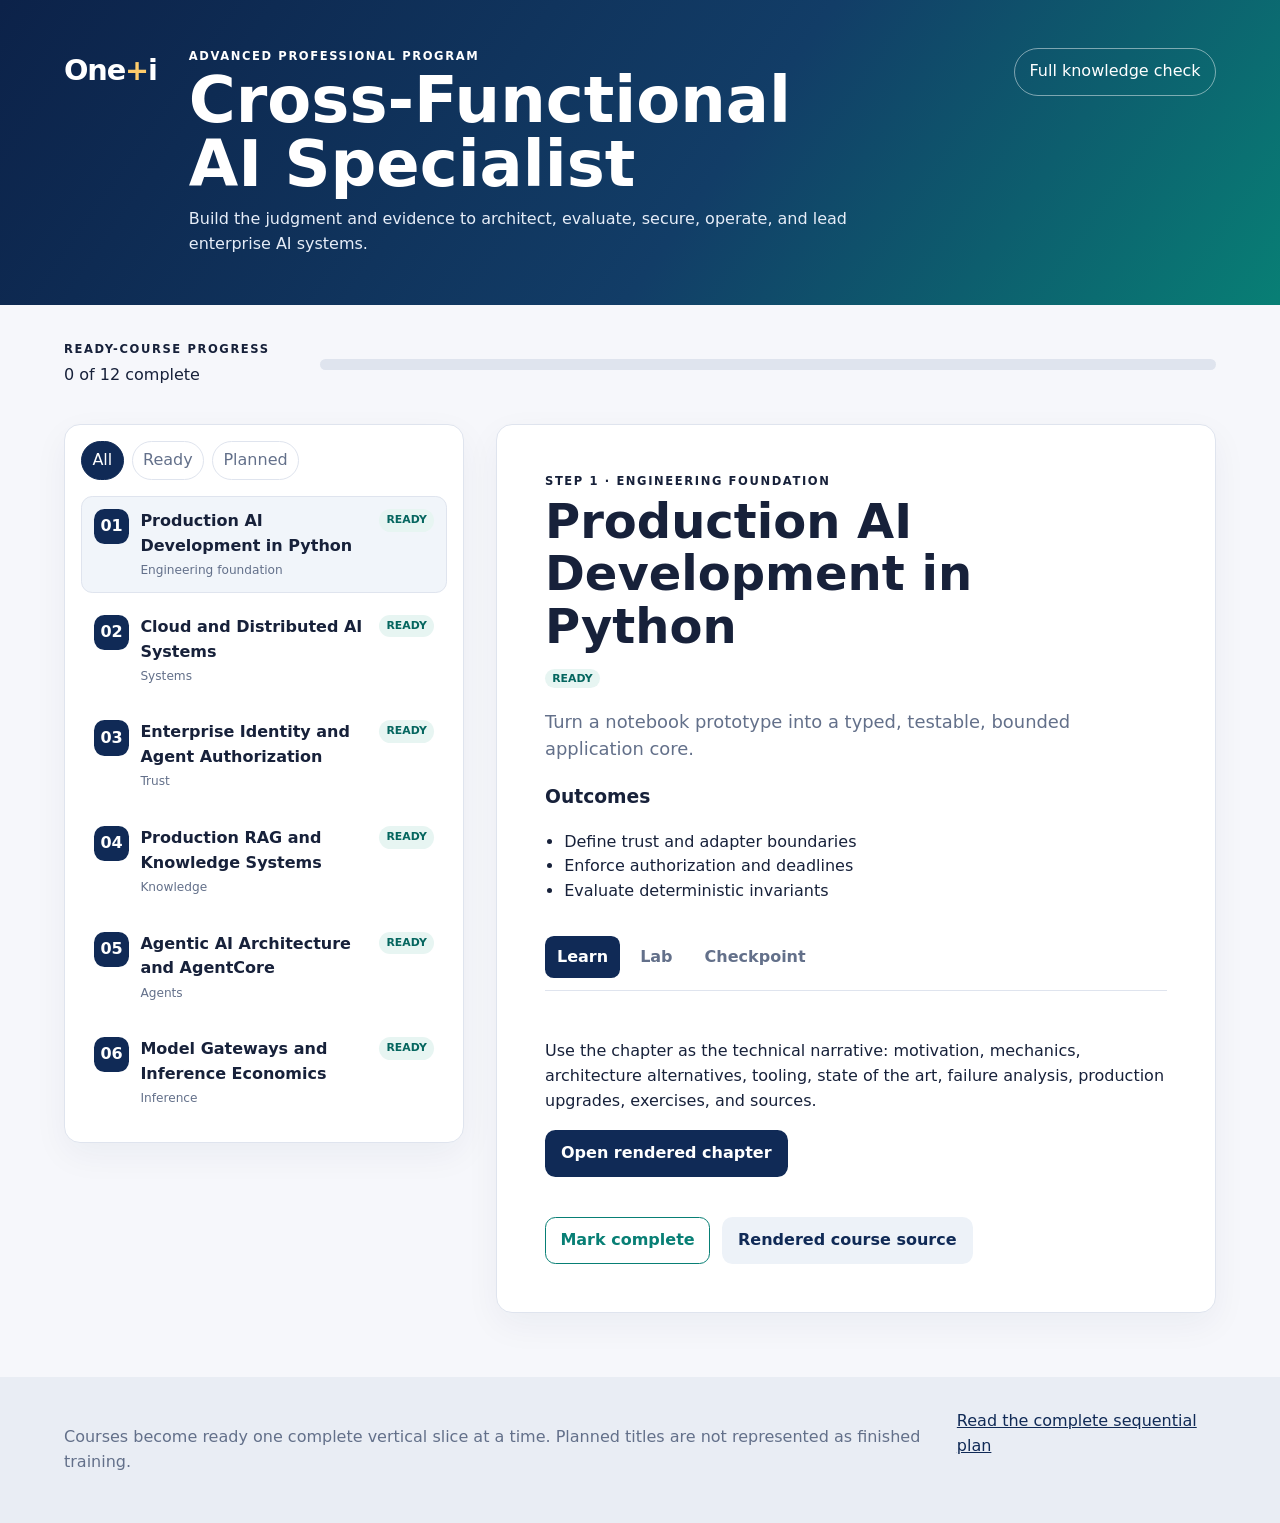
<file: index.html>
<!doctype html>
<html lang="en">
  <head>
    <meta charset="utf-8" />
    <meta name="viewport" content="width=device-width, initial-scale=1" />
    <meta http-equiv="refresh" content="0; url=hub/" />
    <title>Cross-Functional AI Specialist</title>
    <meta
      name="description"
      content="Advanced, executable training for cross-functional AI specialists."
    />
    <script>
      window.location.replace("hub/");
    </script>
  </head>
  <body>
    <main>
      <h1>Cross-Functional AI Specialist</h1>
      <p><a href="hub/">Open the Learning Hub</a></p>
    </main>
  </body>
</html>
</file>
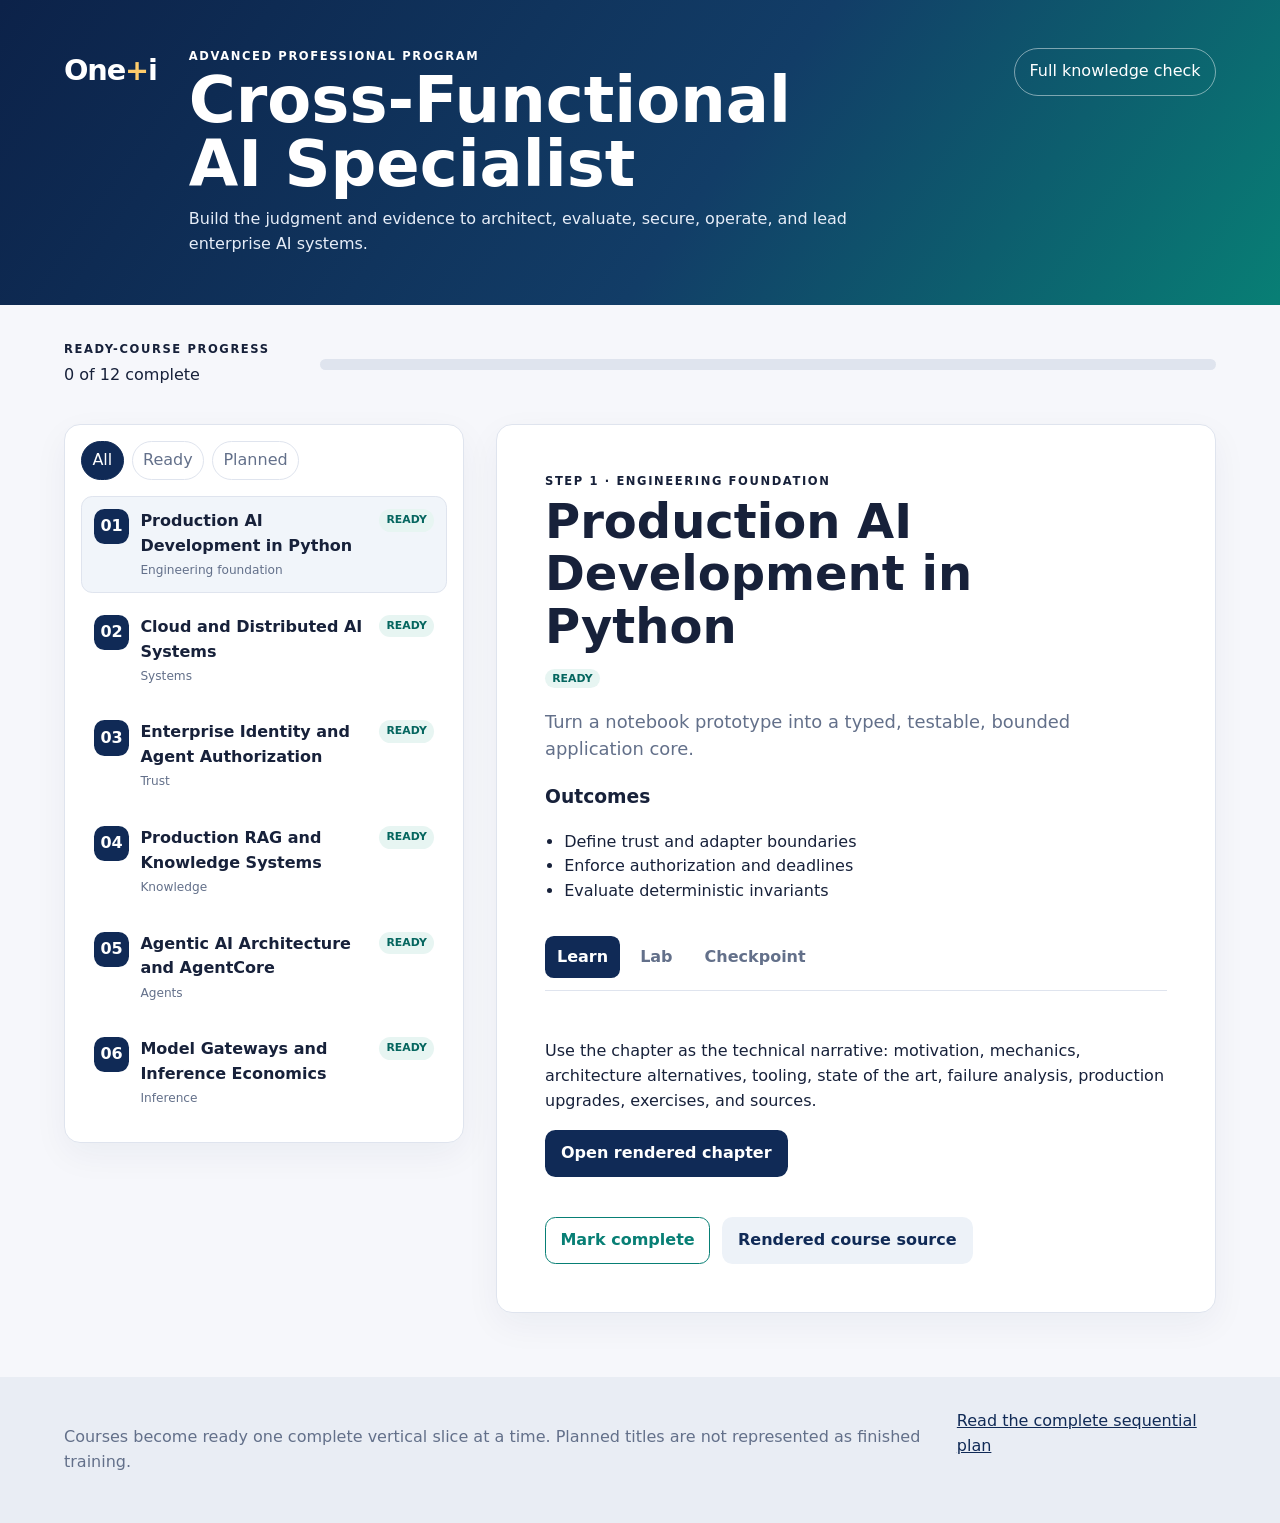
<file: hub/index.html>
<!doctype html>
<html lang="en">
  <head>
    <meta charset="utf-8" />
    <meta name="viewport" content="width=device-width, initial-scale=1" />
    <meta name="description" content="Advanced Cross-Functional AI Specialist Learning Hub" />
    <title>Cross-Functional AI Specialist Learning Hub</title>
    <link rel="stylesheet" href="styles.css" />
  </head>
  <body>
    <header class="masthead">
      <a class="brand" href="https://oneplusi.io" aria-label="Visit One plus i">One<span>+</span>i</a>
      <div>
        <p class="eyebrow">Advanced professional program</p>
        <h1>Cross-Functional AI Specialist</h1>
        <p class="lede">Build the judgment and evidence to architect, evaluate, secure, operate, and lead enterprise AI systems.</p>
      </div>
      <a class="quiz-link" href="../quiz/index.html">Full knowledge check</a>
    </header>

    <main>
      <section class="progress-panel" aria-labelledby="progress-title">
        <div>
          <p class="eyebrow" id="progress-title">Ready-course progress</p>
          <p id="progress-copy">0 of 1 complete</p>
        </div>
        <div class="progress-track" role="progressbar" aria-valuemin="0" aria-valuemax="100" aria-valuenow="0">
          <span id="progress-bar"></span>
        </div>
      </section>

      <section class="workspace">
        <aside aria-label="Course roadmap">
          <div class="filters" role="group" aria-label="Filter courses">
            <button class="filter active" data-filter="all">All</button>
            <button class="filter" data-filter="ready">Ready</button>
            <button class="filter" data-filter="planned">Planned</button>
          </div>
          <ol id="lesson-list" class="lesson-list"></ol>
        </aside>

        <article id="lesson-detail" class="lesson-detail" aria-live="polite">
          <p>Loading curriculum…</p>
        </article>
      </section>
    </main>

    <footer>
      <p>Courses become ready one complete vertical slice at a time. Planned titles are not represented as finished training.</p>
      <a href="https://github.com/mahsa-teimourikia/cross-functional-ai-specialist/blob/main/COURSE_PLAN.md" target="_blank" rel="noopener noreferrer">Read the complete sequential plan</a>
    </footer>
    <script src="app.js?v=rendered-previews"></script>
  </body>
</html>
</file>
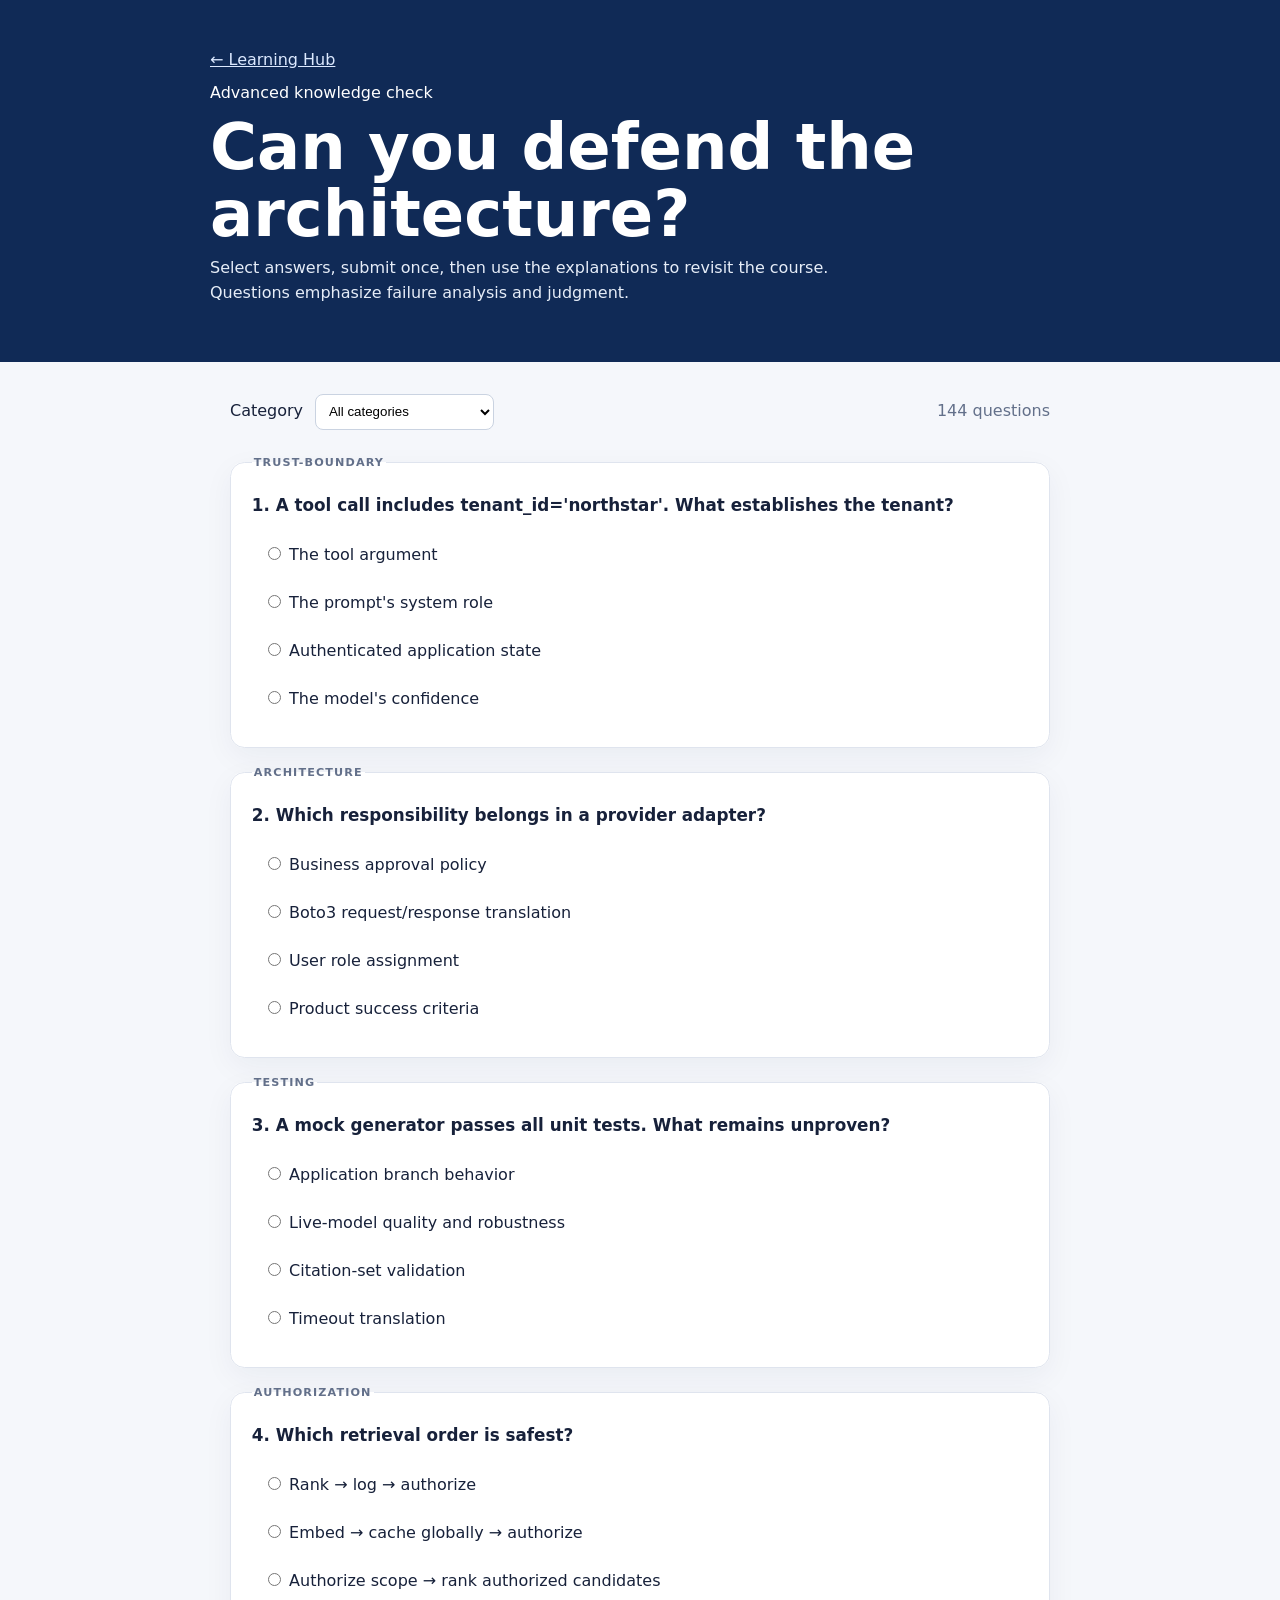
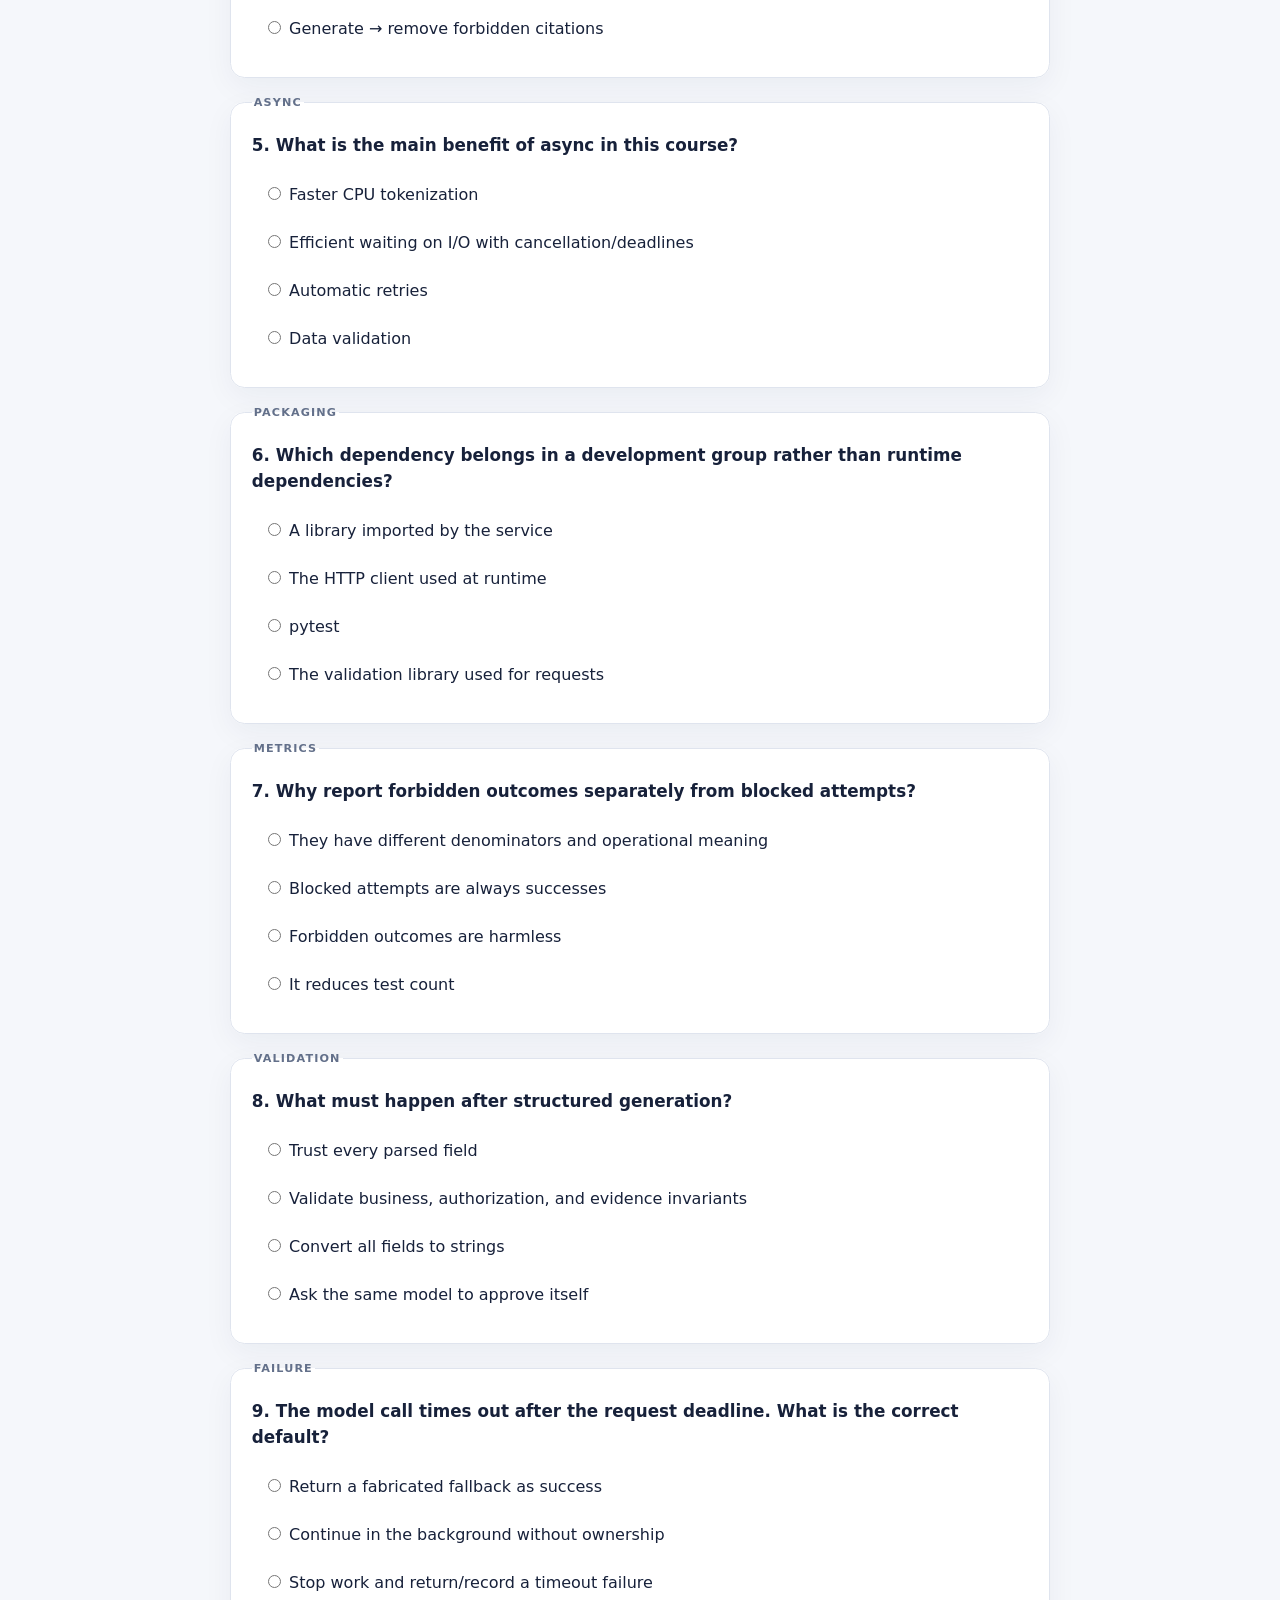
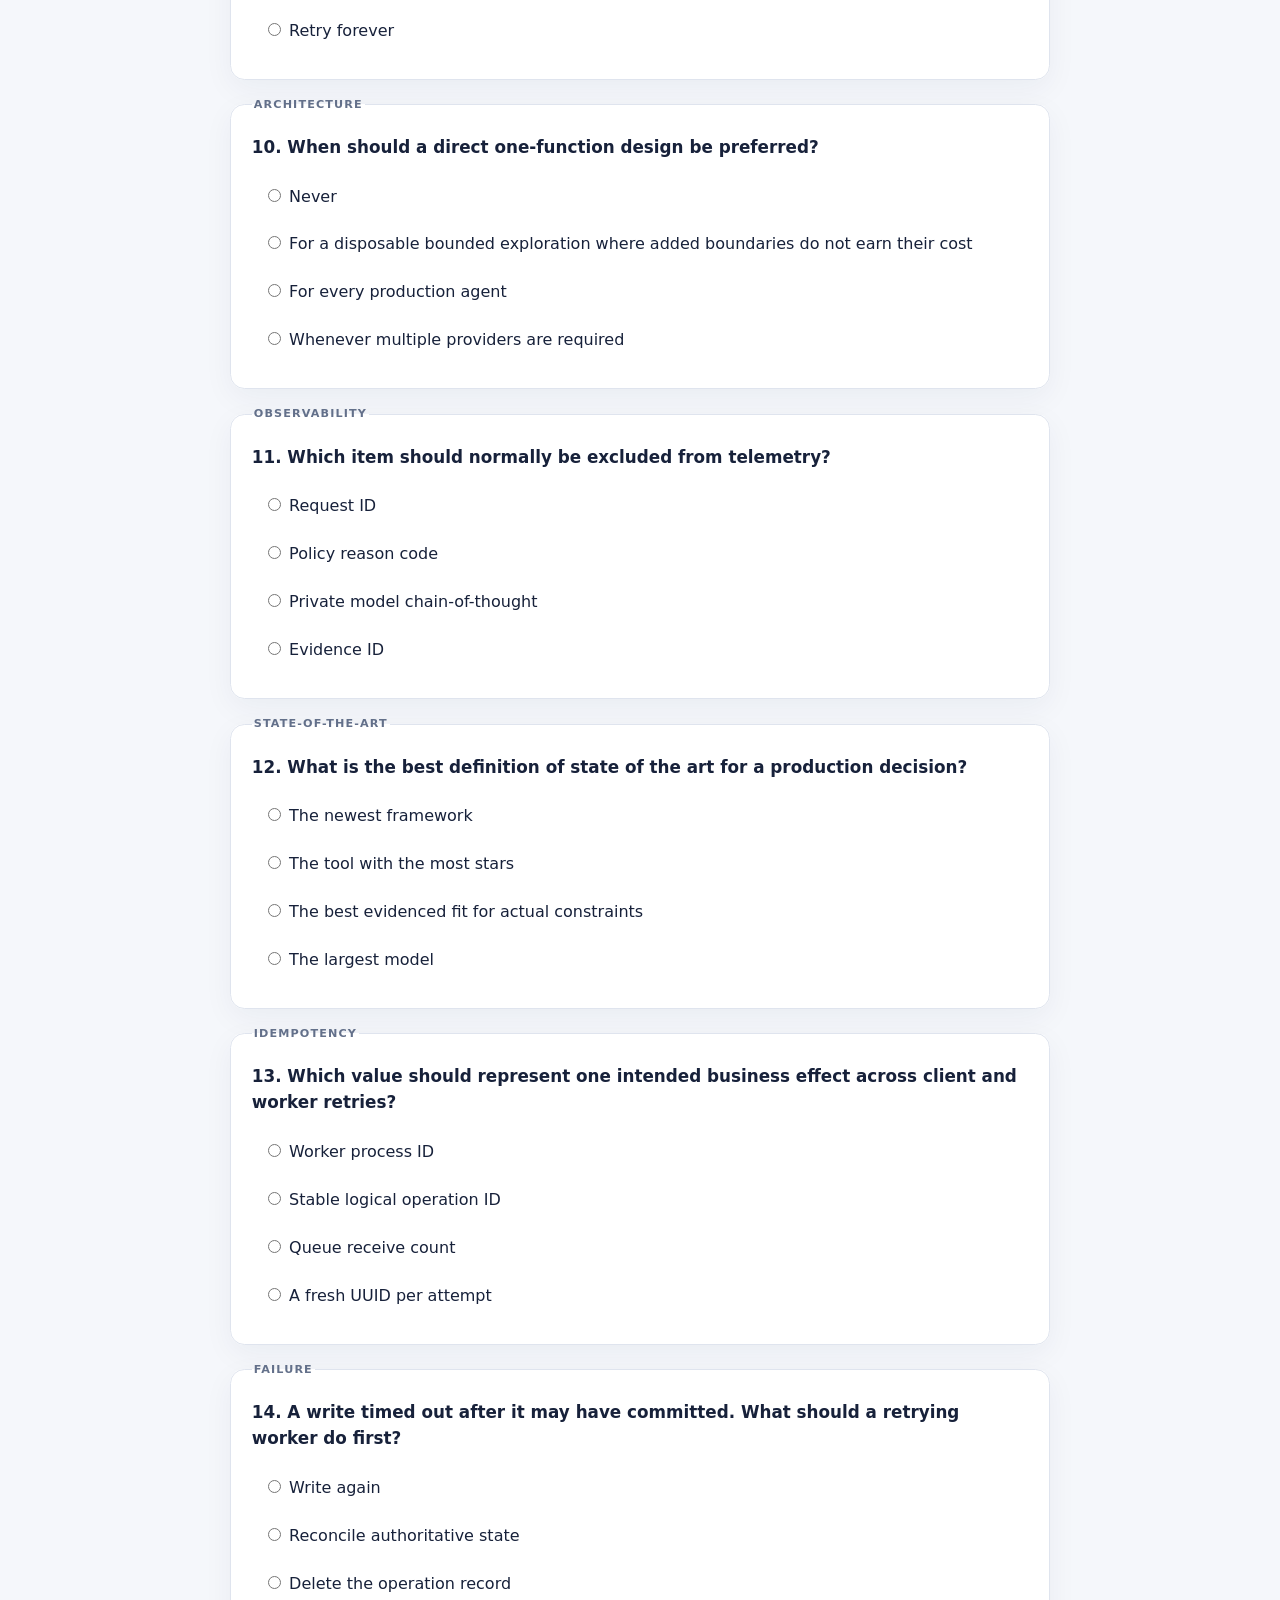
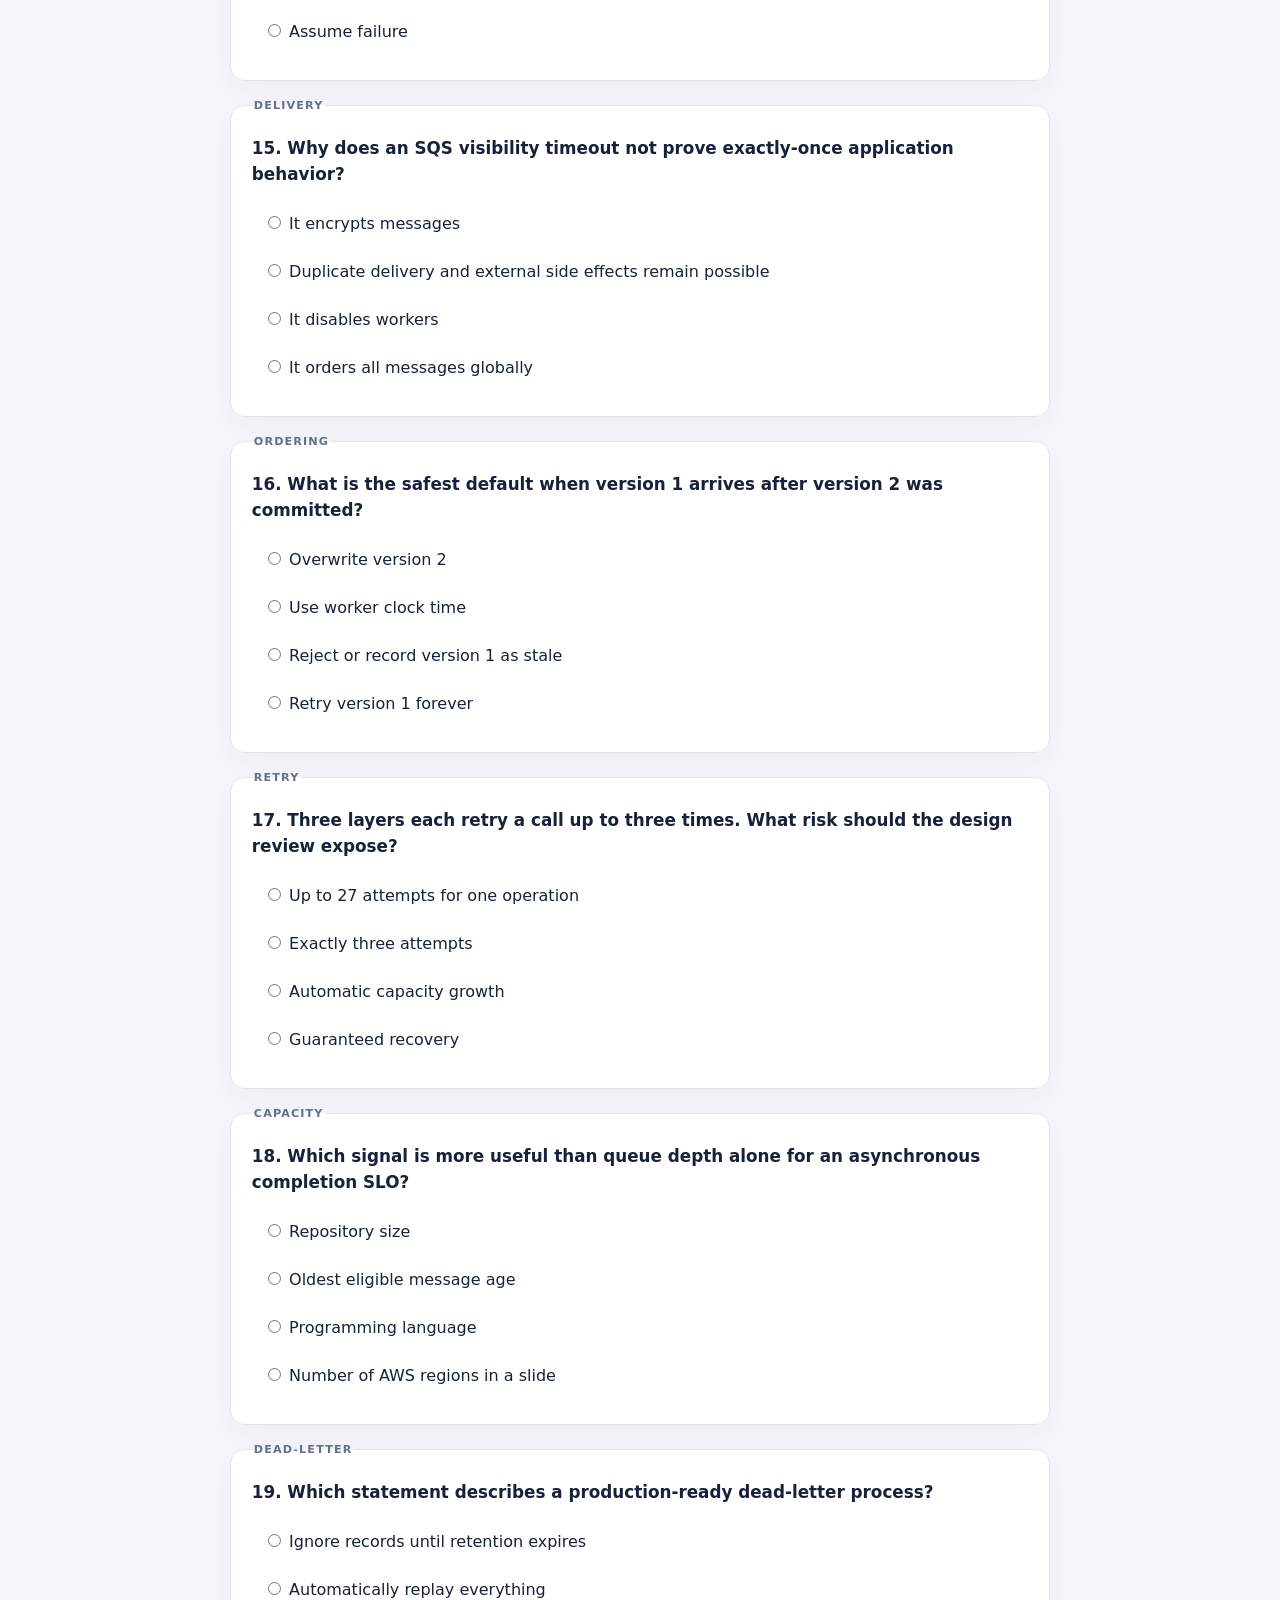
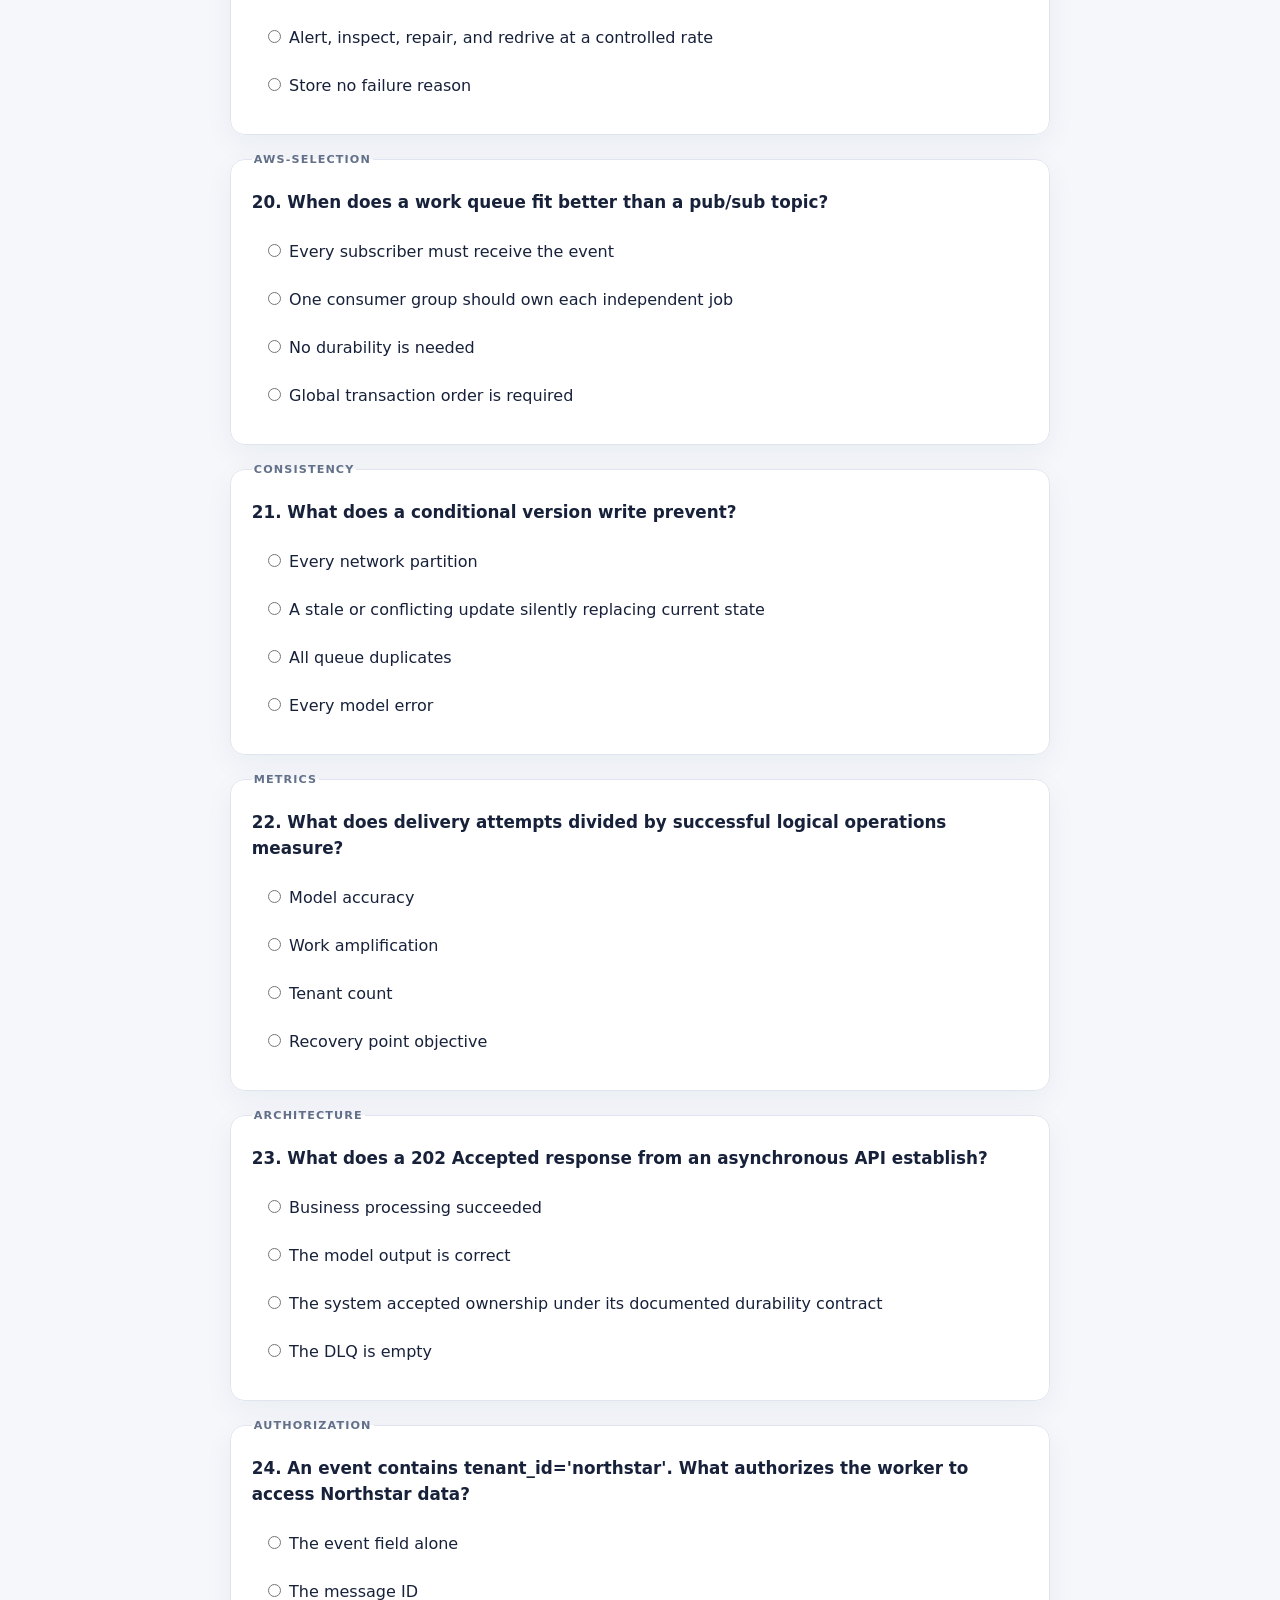
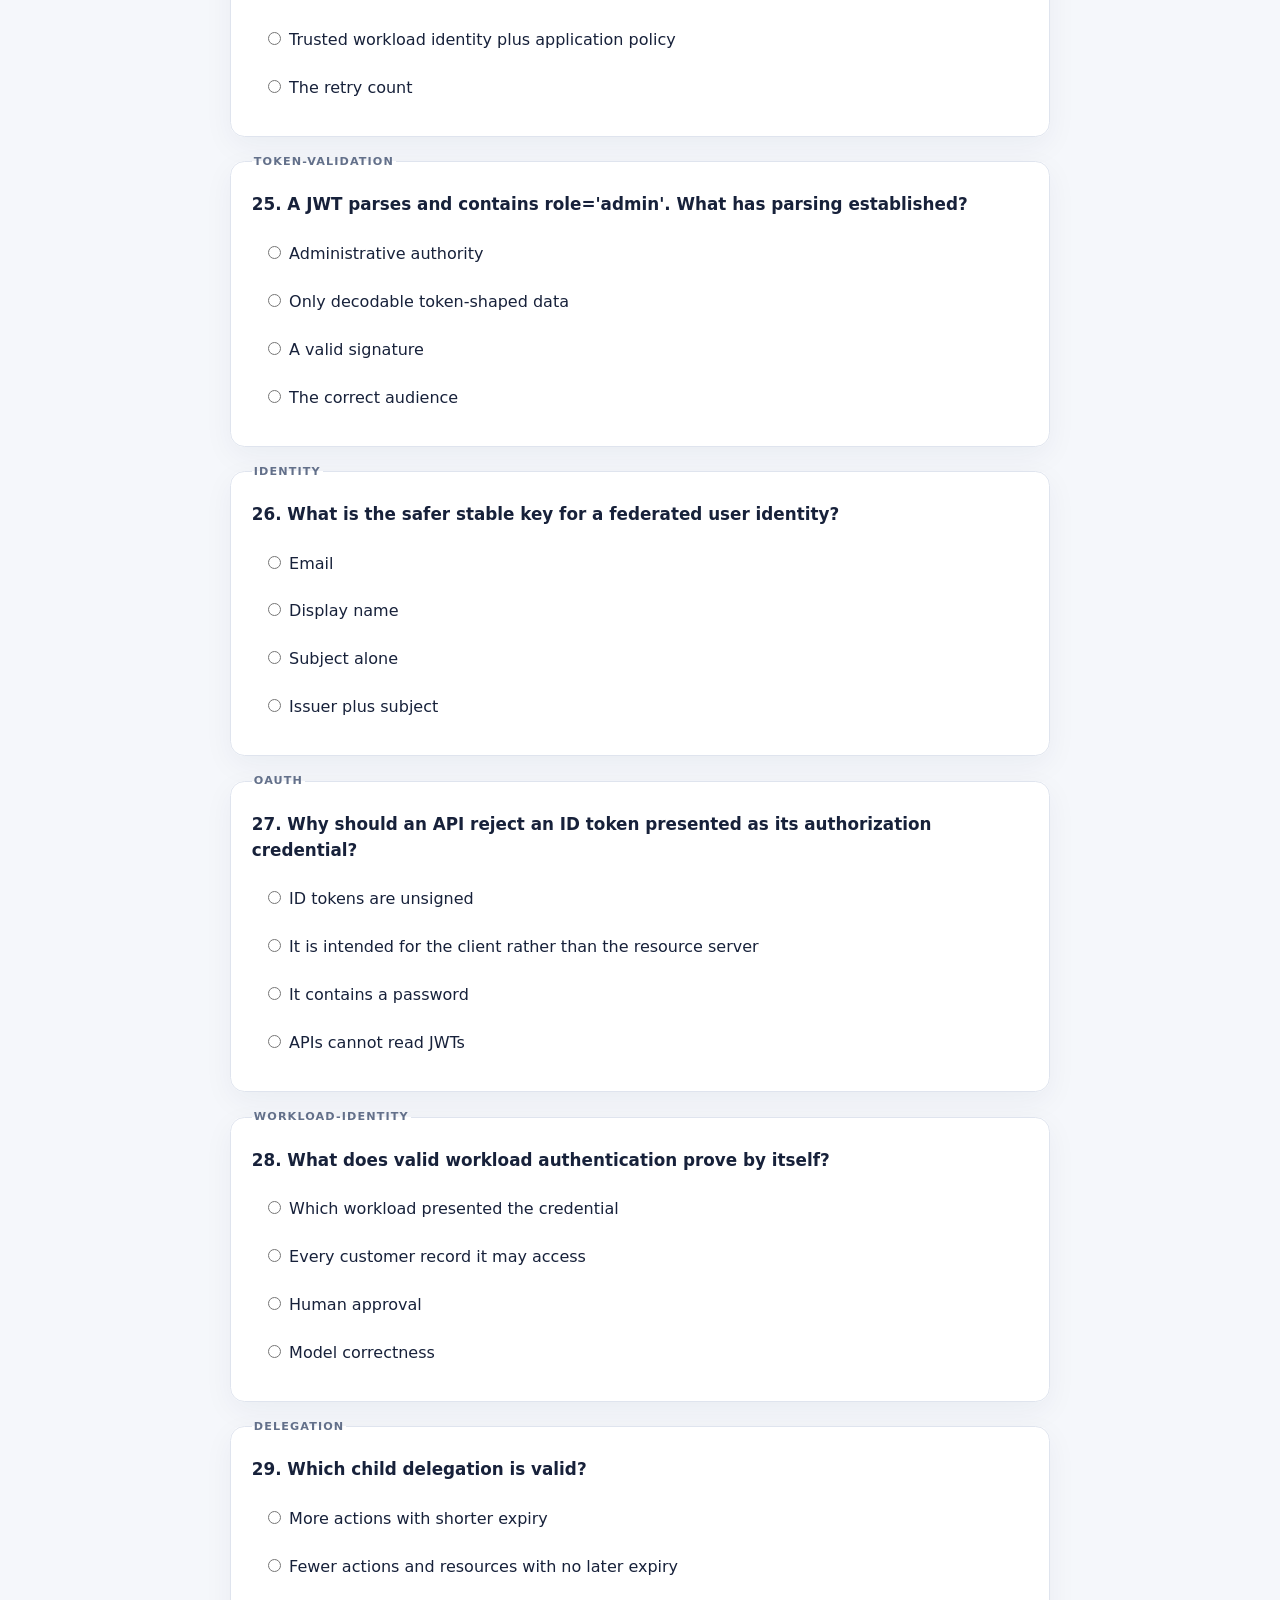
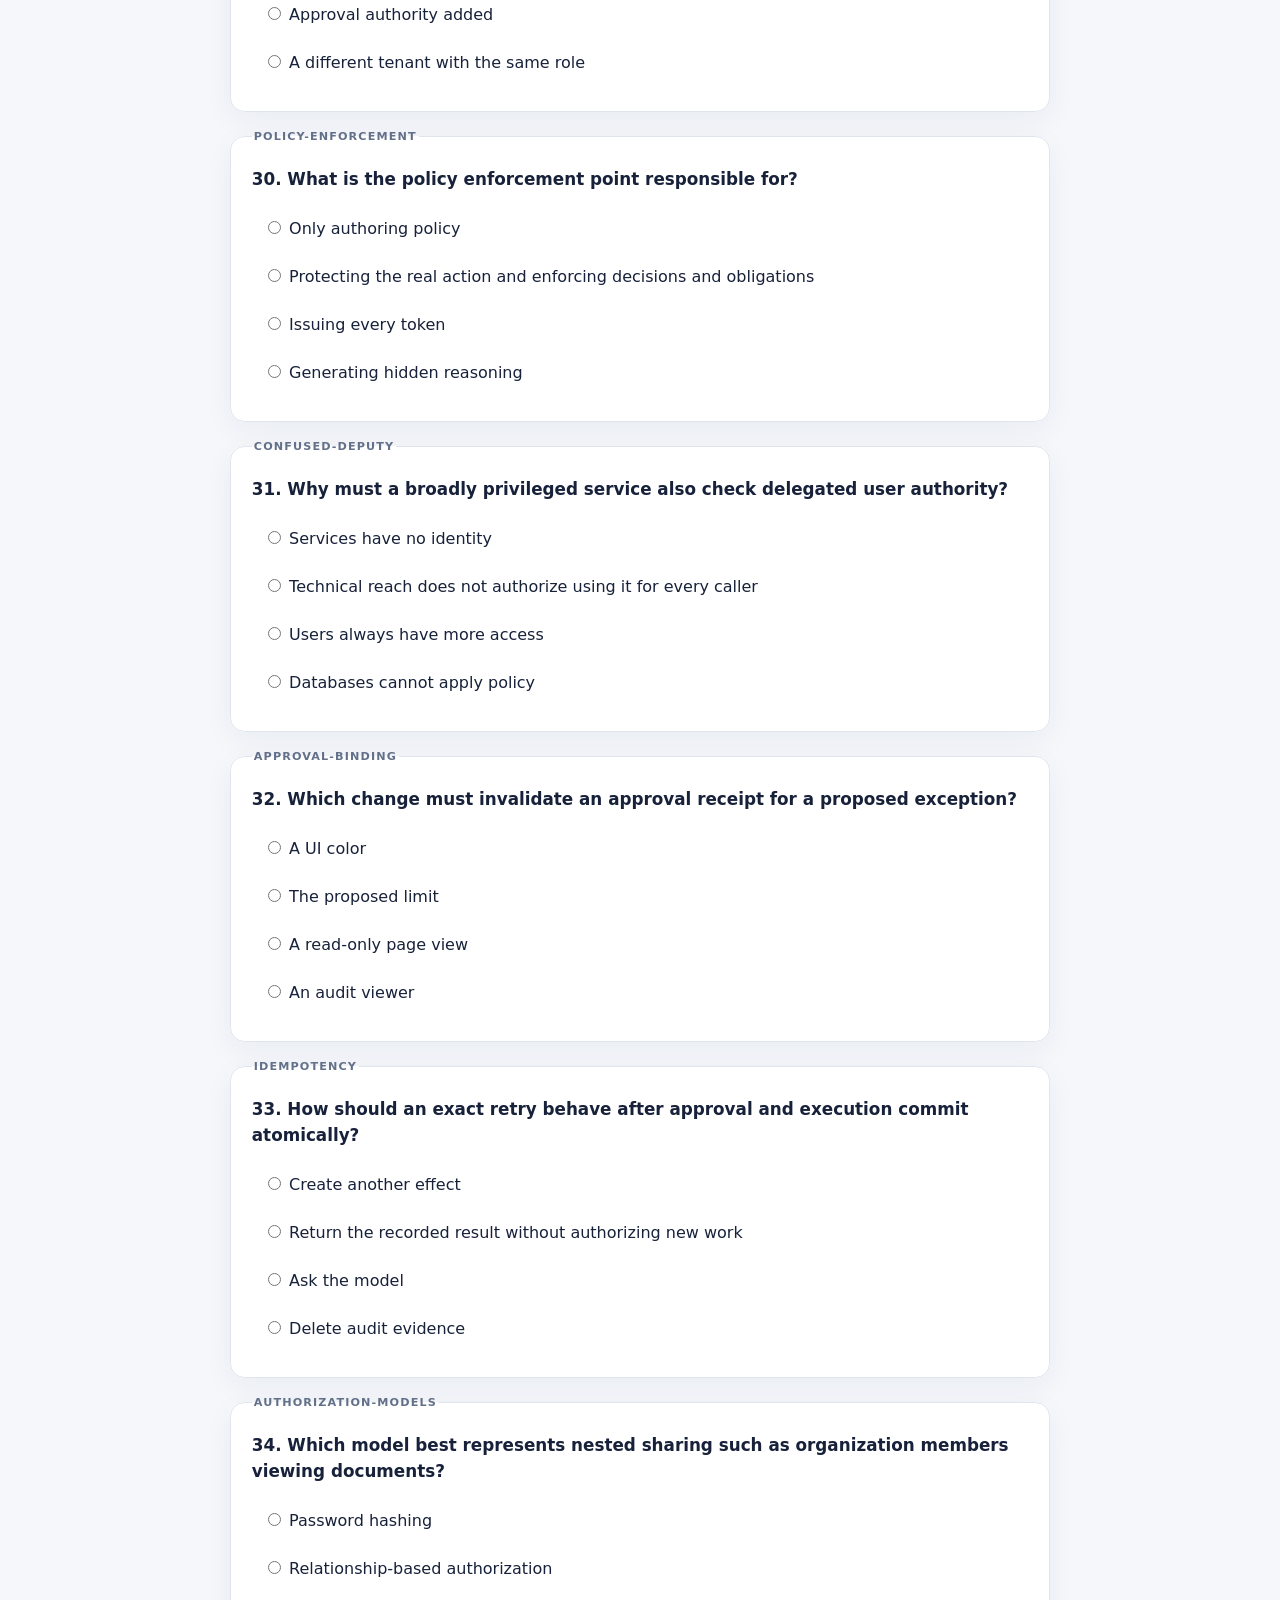
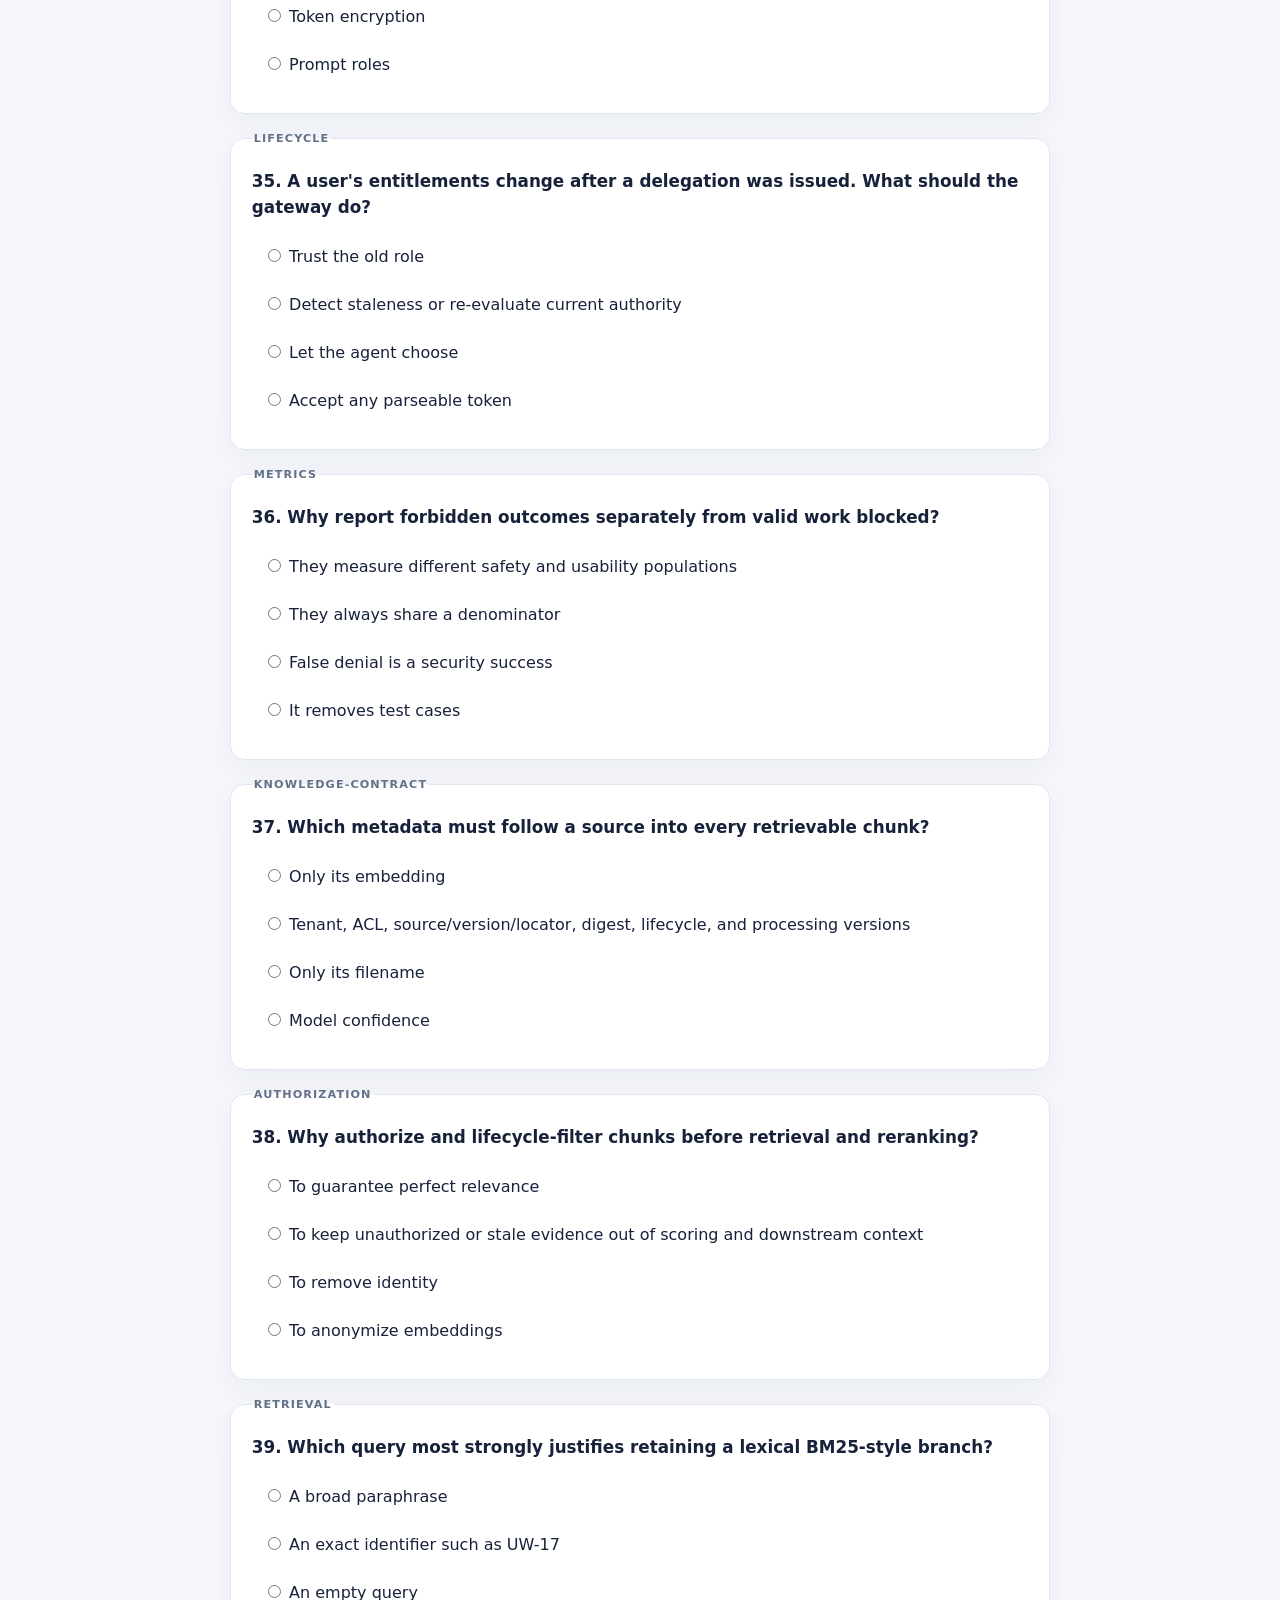
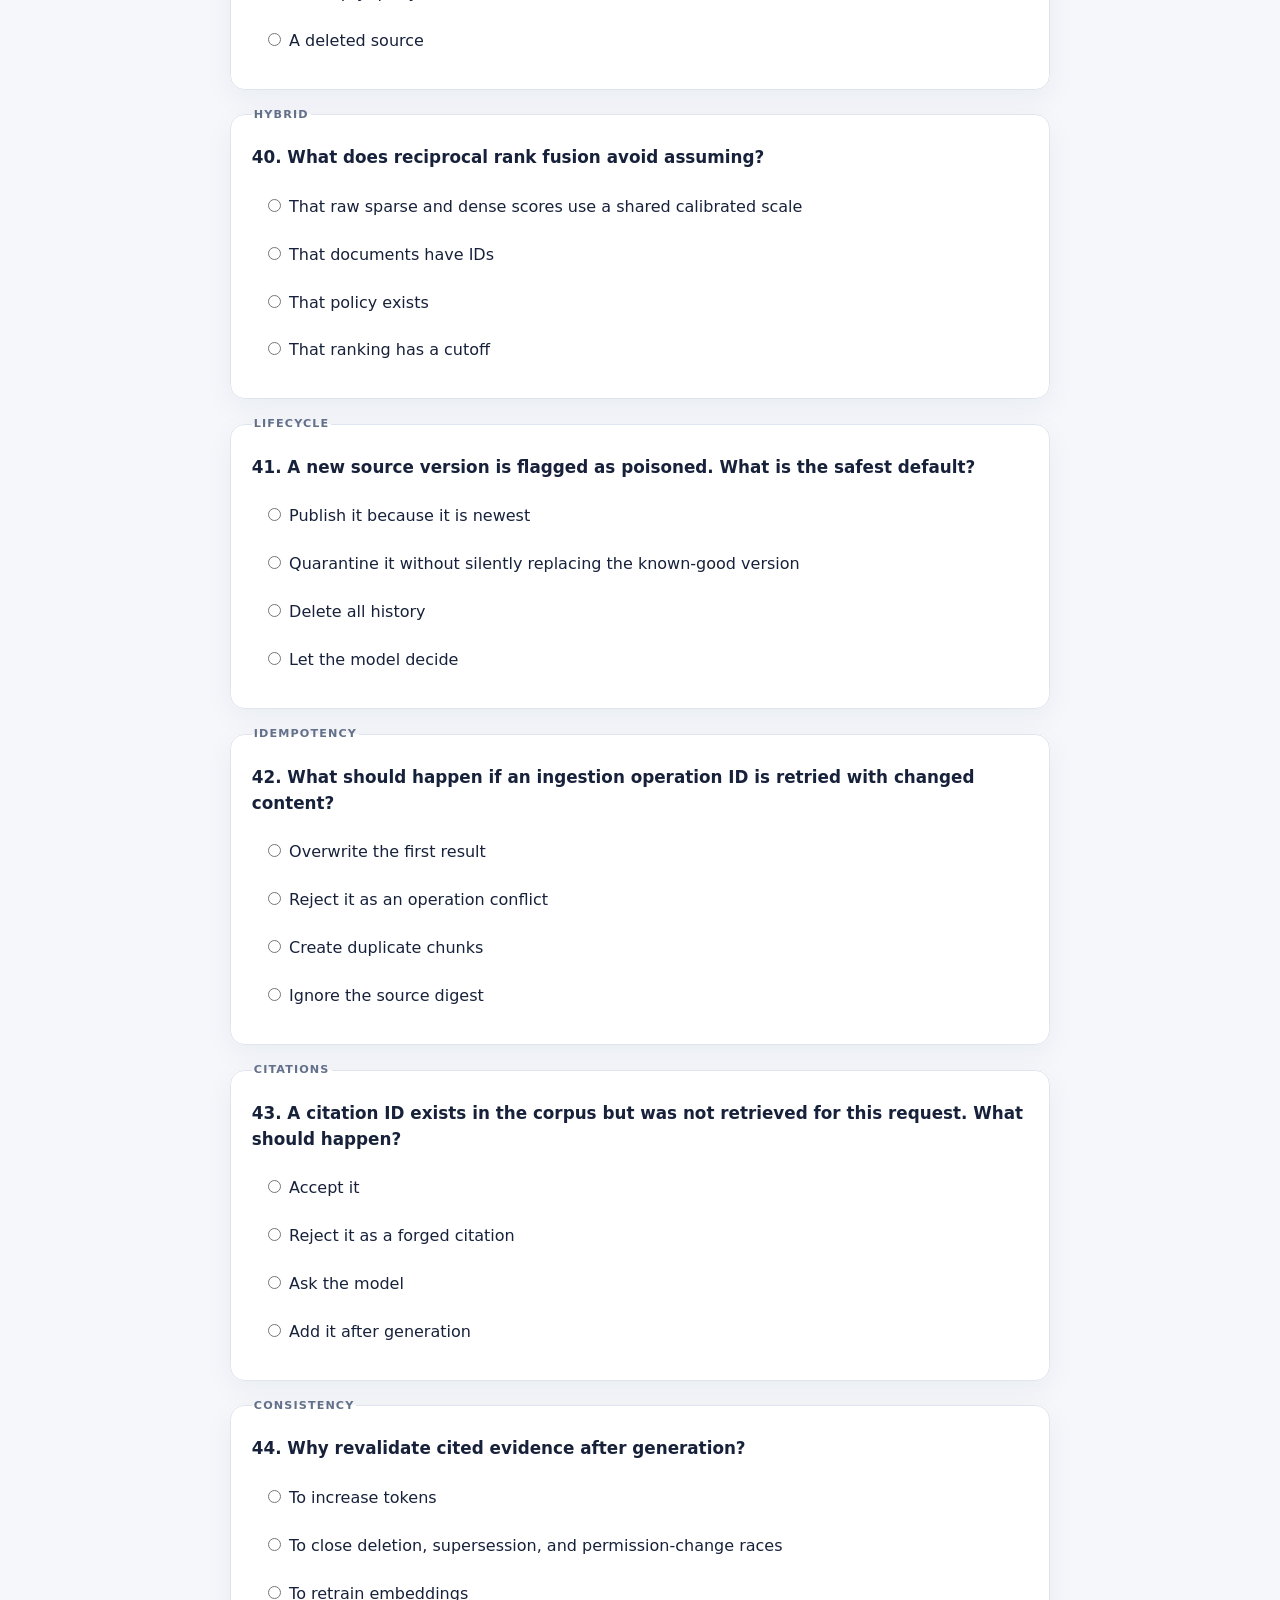
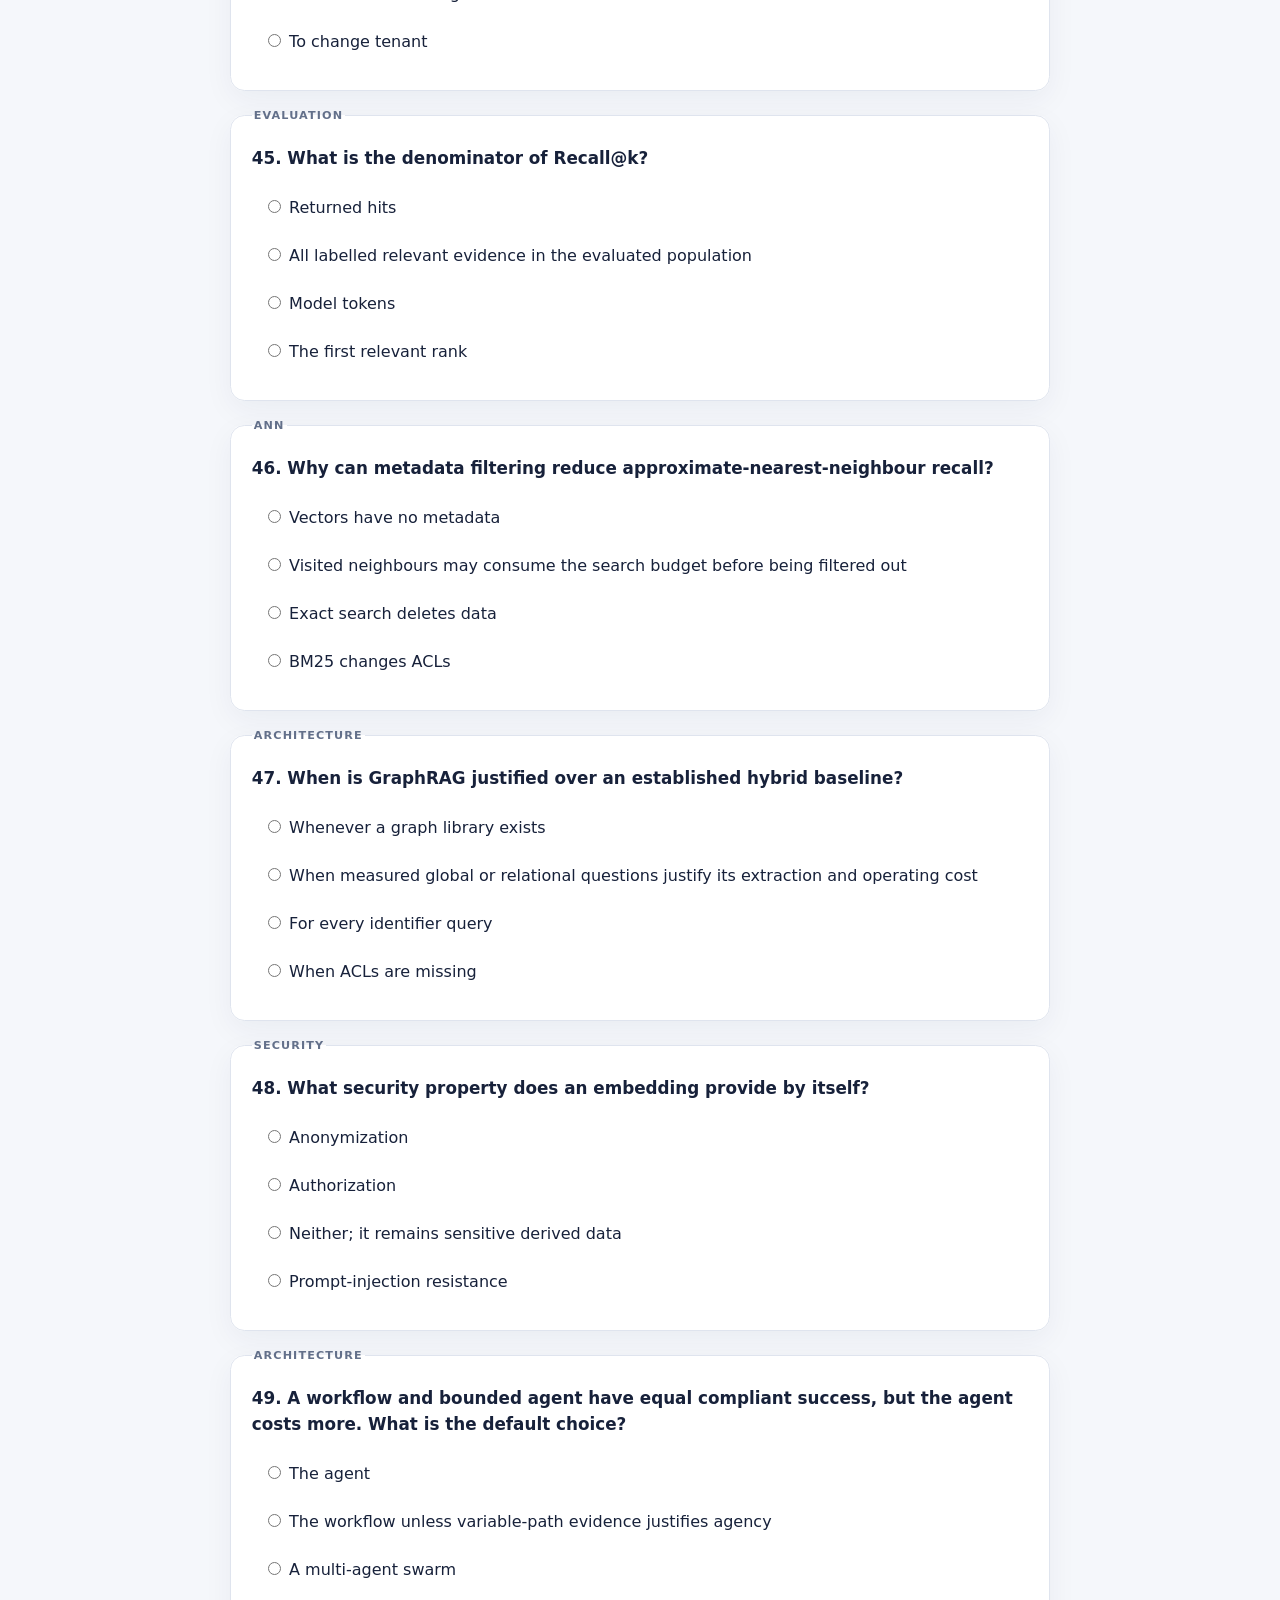
<file: quiz/index.html>
<!doctype html>
<html lang="en">
  <head>
    <meta charset="utf-8" />
    <meta name="viewport" content="width=device-width, initial-scale=1" />
    <title>Cross-Functional AI Specialist — Knowledge Check</title>
    <link rel="stylesheet" href="styles.css" />
  </head>
  <body>
    <header>
      <a href="../hub/index.html">← Learning Hub</a>
      <p>Advanced knowledge check</p>
      <h1>Can you defend the architecture?</h1>
      <p class="lede">Select answers, submit once, then use the explanations to revisit the course. Questions emphasize failure analysis and judgment.</p>
    </header>
    <main>
      <div class="toolbar">
        <label for="category">Category</label>
        <select id="category"><option value="all">All categories</option></select>
        <span id="count"></span>
      </div>
      <form id="quiz-form"></form>
      <button id="submit" type="button">Score visible questions</button>
      <section id="result" aria-live="polite"></section>
    </main>
    <script src="quiz.js"></script>
  </body>
</html>
</file>
<file: hub/styles.css>
:root {
  --ink: #17213a;
  --muted: #63708a;
  --paper: #f6f7fb;
  --card: #ffffff;
  --line: #dfe4ee;
  --navy: #102a56;
  --teal: #087f75;
  --gold: #c88918;
  --soft-teal: #e7f5f2;
  --soft-gold: #fff5db;
  font-family: Inter, ui-sans-serif, system-ui, -apple-system, BlinkMacSystemFont, "Segoe UI", sans-serif;
  color: var(--ink);
  background: var(--paper);
}

* { box-sizing: border-box; }
body { margin: 0; line-height: 1.55; }
a { color: var(--navy); }
button { font: inherit; }

.masthead {
  display: grid;
  grid-template-columns: auto minmax(0, 1fr) auto;
  gap: 2rem;
  align-items: start;
  padding: 3rem clamp(1.25rem, 5vw, 5rem);
  color: white;
  background: linear-gradient(125deg, #0c2249 0%, #123d67 56%, #087f75 100%);
}
.brand {
  color: white;
  text-decoration: none;
  font-size: 1.8rem;
  font-weight: 800;
  letter-spacing: -.04em;
}
.brand span { color: #ffcc6b; }
h1 { margin: .15rem 0 .7rem; font-size: clamp(2rem, 5vw, 4.5rem); line-height: 1; max-width: 15ch; }
.lede { max-width: 66ch; margin: 0; color: #e6edf8; }
.eyebrow { margin: 0; text-transform: uppercase; letter-spacing: .14em; font-size: .72rem; font-weight: 800; }
.quiz-link { color: white; border: 1px solid #ffffff77; padding: .65rem .9rem; border-radius: 999px; text-decoration: none; white-space: nowrap; }

main { padding: 2rem clamp(1.25rem, 5vw, 5rem) 4rem; }
.progress-panel { display: grid; grid-template-columns: 14rem 1fr; align-items: center; gap: 2rem; margin-bottom: 2rem; }
.progress-panel p { margin: .25rem 0; }
.progress-track { height: .7rem; background: var(--line); border-radius: 999px; overflow: hidden; }
.progress-track span { display: block; height: 100%; width: 0; background: var(--teal); transition: width .25s ease; }

.workspace { display: grid; grid-template-columns: minmax(18rem, 25rem) minmax(0, 1fr); gap: 2rem; align-items: start; }
aside, .lesson-detail { background: var(--card); border: 1px solid var(--line); border-radius: 1rem; box-shadow: 0 12px 35px #1930520d; }
aside { padding: 1rem; }
.filters { display: flex; gap: .5rem; margin-bottom: 1rem; }
.filter { border: 1px solid var(--line); background: white; color: var(--muted); padding: .4rem .65rem; border-radius: 999px; cursor: pointer; }
.filter.active { color: white; background: var(--navy); border-color: var(--navy); }
.lesson-list { list-style: none; margin: 0; padding: 0; display: grid; gap: .55rem; max-height: 70vh; overflow: auto; }
.lesson-button { width: 100%; display: grid; grid-template-columns: 2.2rem 1fr auto; gap: .7rem; text-align: left; border: 1px solid transparent; background: transparent; padding: .75rem; border-radius: .7rem; cursor: pointer; color: var(--ink); }
.lesson-button:hover, .lesson-button.selected { background: #f1f5fa; border-color: var(--line); }
.step { display: grid; place-items: center; width: 2.2rem; height: 2.2rem; border-radius: .65rem; background: var(--navy); color: white; font-weight: 800; }
.lesson-title { font-weight: 750; line-height: 1.25; }
.phase { display: block; color: var(--muted); font-size: .76rem; margin-top: .15rem; }
.status { align-self: start; padding: .18rem .45rem; border-radius: 999px; font-size: .68rem; font-weight: 800; text-transform: uppercase; }
.status.ready { background: var(--soft-teal); color: #05665f; }
.status.planned { background: var(--soft-gold); color: #855900; }

.lesson-detail { padding: clamp(1.5rem, 4vw, 3rem); min-height: 36rem; }
.lesson-detail h2 { margin: .25rem 0 .75rem; font-size: clamp(1.8rem, 4vw, 3rem); line-height: 1.1; }
.summary { color: var(--muted); font-size: 1.12rem; max-width: 60ch; }
.outcomes { padding-left: 1.2rem; }
.tabbar { display: flex; gap: .5rem; margin: 2rem 0 1rem; border-bottom: 1px solid var(--line); padding-bottom: .75rem; }
.tab { border: 0; background: transparent; color: var(--muted); padding: .55rem .75rem; border-radius: .55rem; cursor: pointer; font-weight: 700; }
.tab.active { background: var(--navy); color: white; }
.view { padding: 1rem 0; }
.actions { display: flex; flex-wrap: wrap; gap: .75rem; margin-top: 1.5rem; }
.action { display: inline-block; text-decoration: none; padding: .7rem 1rem; border-radius: .65rem; background: var(--navy); color: white; font-weight: 700; }
.action.secondary { color: var(--navy); background: #edf2f8; }
.complete { border: 1px solid var(--teal); color: var(--teal); background: white; padding: .65rem .9rem; border-radius: .65rem; cursor: pointer; font-weight: 750; }
.complete.done { background: var(--soft-teal); }
.notice { margin-top: 1.25rem; border-left: 4px solid var(--gold); background: var(--soft-gold); padding: 1rem; }
footer { display: flex; justify-content: space-between; gap: 2rem; padding: 2rem clamp(1.25rem, 5vw, 5rem); background: #e9edf4; color: var(--muted); }

@media (max-width: 850px) {
  .masthead { grid-template-columns: 1fr; }
  .quiz-link { justify-self: start; }
  .progress-panel, .workspace { grid-template-columns: 1fr; }
  .lesson-list { max-height: none; }
  footer { flex-direction: column; }
}

@media (prefers-reduced-motion: reduce) { * { transition: none !important; } }
</file>
<file: quiz/styles.css>
:root { font-family: Inter, ui-sans-serif, system-ui, sans-serif; color: #17213a; background: #f5f7fb; }
* { box-sizing: border-box; }
body { margin: 0; line-height: 1.55; }
header { padding: 3rem max(1.25rem, calc((100vw - 860px) / 2)); background: #102a56; color: white; }
header a { color: #dce9ff; }
header p { margin: .5rem 0; }
h1 { margin: .4rem 0; font-size: clamp(2rem, 6vw, 4rem); line-height: 1.05; }
.lede { max-width: 65ch; color: #e6edf8; }
main { max-width: 860px; margin: 0 auto; padding: 2rem 1.25rem 5rem; }
.toolbar { display: flex; align-items: center; gap: .75rem; flex-wrap: wrap; margin-bottom: 1.5rem; }
select { padding: .55rem; border: 1px solid #cad3e1; border-radius: .5rem; background: white; }
#count { color: #63708a; margin-left: auto; }
.question { background: white; border: 1px solid #dfe4ee; border-radius: .9rem; padding: 1.3rem; margin: 1rem 0; box-shadow: 0 9px 30px #1930520d; }
.question h2 { font-size: 1.05rem; margin: 0 0 1rem; }
.meta { color: #63708a; text-transform: uppercase; letter-spacing: .1em; font-size: .7rem; font-weight: 800; }
.option { display: block; padding: .55rem .7rem; margin: .35rem 0; border-radius: .5rem; }
.option:hover { background: #f1f5fa; }
.question.correct { border-left: 5px solid #087f75; }
.question.incorrect { border-left: 5px solid #bb3e3e; }
.explanation { display: none; margin-top: 1rem; padding: .8rem; background: #f1f5fa; border-radius: .5rem; }
.scored .explanation { display: block; }
#submit { border: 0; border-radius: .65rem; background: #087f75; color: white; padding: .8rem 1.1rem; font: inherit; font-weight: 800; cursor: pointer; }
#result { margin-top: 1.25rem; padding: 1rem; border-radius: .7rem; }
#result:not(:empty) { background: #e7f5f2; }
</file>
